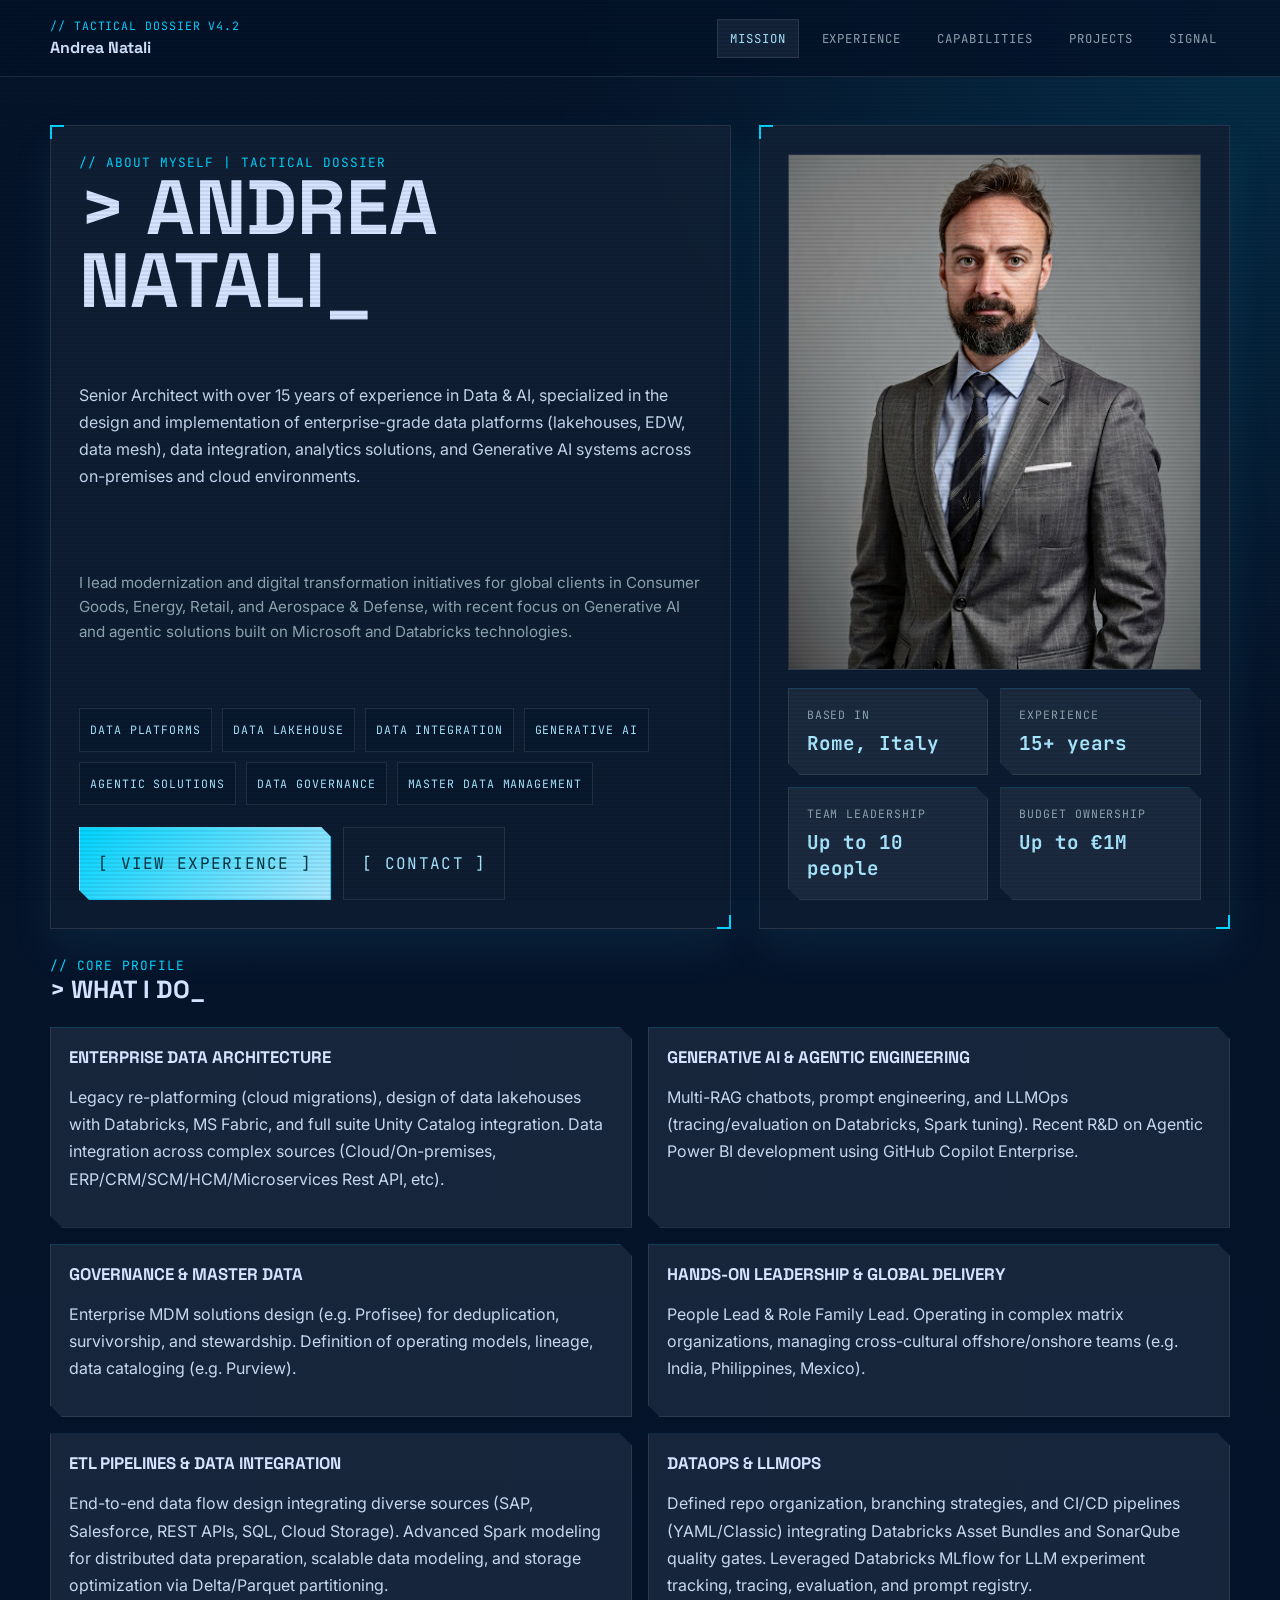
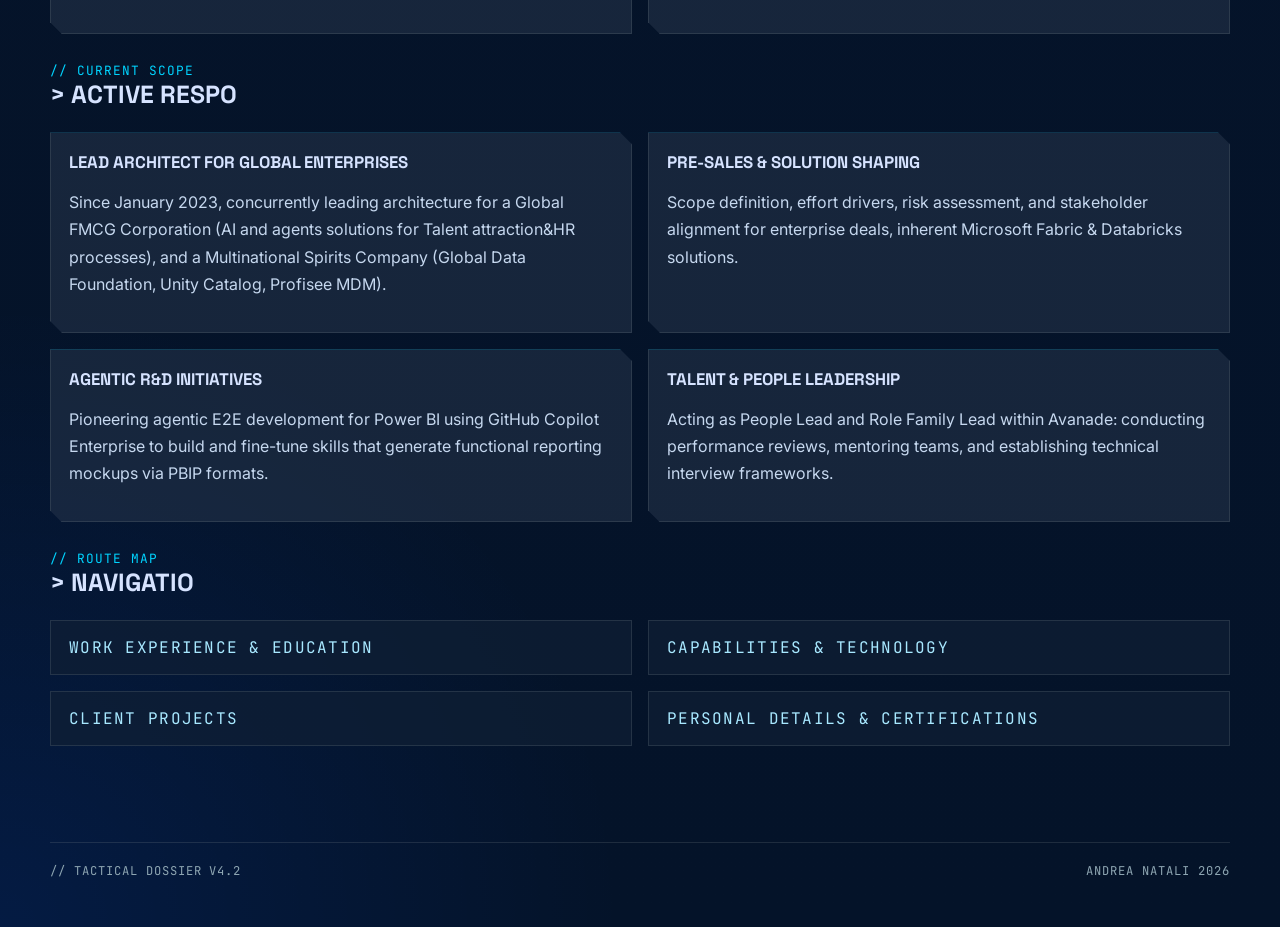
<file: index.html>
<!DOCTYPE html>
<html lang="it">

<head>
    <meta charset="UTF-8">
    <meta name="viewport" content="width=device-width, initial-scale=1.0">
    <title>Andrea Natali | Senior Architect Data & AI</title>
    <meta name="description"
        content="Curriculum vitae digitale di Andrea Natali, Senior Architect con oltre 15 anni di esperienza in Data & AI.">
    <link rel="preconnect" href="https://fonts.googleapis.com">
    <link rel="preconnect" href="https://fonts.gstatic.com" crossorigin>
    <link
        href="https://fonts.googleapis.com/css2?family=Inter:wght@400;500;600;700;800&family=JetBrains+Mono:wght@400;700&family=Space+Grotesk:wght@500;700&display=swap"
        rel="stylesheet">
    <link rel="stylesheet" href="assets/css/styles.css">
</head>

<body data-page="home">
    <div class="site-shell">
        <header class="site-header">
            <div class="container header-bar">
                <a class="brand" href="index.html">
                    <span class="brand-kicker">// TACTICAL DOSSIER v4.2</span>
                    <span class="brand-title">Andrea Natali</span>
                </a>
                <button class="nav-toggle" type="button" aria-expanded="false" aria-label="Apri navigazione"
                    data-nav-toggle>MENU</button>
                <nav class="site-nav" data-site-nav>
                    <a class="nav-link" href="index.html" data-nav-link="home">Mission</a>
                    <a class="nav-link" href="experience.html" data-nav-link="experience">Experience</a>
                    <a class="nav-link" href="capabilities.html" data-nav-link="capabilities">Capabilities</a>
                    <a class="nav-link" href="projects.html" data-nav-link="projects">Projects</a>
                    <a class="nav-link" href="contact.html" data-nav-link="contact">Signal</a>
                </nav>
            </div>
        </header>

        <main class="page">
            <div class="container">
                <section class="hero">
                    <article class="panel panel-pad hero-copy reveal">
                        <div>
                            <div class="eyebrow">// ABOUT MYSELF | TACTICAL DOSSIER</div>
                            <h1 class="hero-title typewriter">&gt; Andrea Natali_</h1>
                        </div>
                        <p class="lead">
                            Senior Architect with over 15 years of experience in Data &amp; AI, specialized in the
                            design and implementation of
                            enterprise-grade data platforms (lakehouses, EDW, data mesh), data integration, analytics
                            solutions, and Generative AI systems across on-premises
                            and cloud environments.
                        </p>
                        <p class="small-copy">
                            I lead modernization and digital transformation initiatives for global clients in Consumer
                            Goods, Energy, Retail,
                            and Aerospace &amp; Defense, with recent focus on Generative AI and agentic solutions built
                            on Microsoft and Databricks technologies.
                        </p>
                        <div class="pill-row">
                            <span class="pill">Data Platforms</span>
                            <span class="pill">Data Lakehouse</span>
                            <span class="pill">Data Integration</span>
                            <span class="pill">Generative AI</span>
                            <span class="pill">Agentic Solutions</span>
                            <span class="pill">Data Governance</span>
                            <span class="pill">Master Data Management</span>
                        </div>
                        <div class="hero-actions">
                            <a class="button button-primary" href="experience.html">[ VIEW EXPERIENCE ]</a>
                            <a class="button button-secondary" href="contact.html">[ CONTACT ]</a>
                        </div>
                    </article>

                    <aside class="panel panel-pad profile-card reveal">
                        <div class="profile-image-wrap">
                            <img class="profile-image" src="assets/img/andrea-natali-profile.jpg"
                                alt="Portrait of Andrea Natali">
                        </div>
                        <div class="summary-grid">
                            <div class="meta-block">
                                <div class="meta-label">Based In</div>
                                <div class="meta-value">Rome, Italy</div>
                            </div>
                            <div class="meta-block">
                                <div class="meta-label">Experience</div>
                                <div class="meta-value">15+ years</div>
                            </div>
                            <div class="meta-block">
                                <div class="meta-label">Team Leadership</div>
                                <div class="meta-value">Up to 10 people</div>
                            </div>
                            <div class="meta-block">
                                <div class="meta-label">Budget Ownership</div>
                                <div class="meta-value">Up to €1M</div>
                            </div>
                        </div>
                    </aside>
                </section>

                <section class="section reveal">
                    <div class="section-head">
                        <div>
                            <div class="eyebrow">// CORE PROFILE</div>
                            <h2 class="section-title typewriter">&gt; What I Do_</h2>
                        </div>

                    </div>
                    <div class="feature-grid">
                        <article class="mini-card">
                            <h3>Enterprise Data Architecture</h3>
                            <p class="card-copy">Legacy re-platforming (cloud migrations), design of data lakehouses
                                with Databricks, MS Fabric, and full suite Unity Catalog integration. Data integration
                                across complex sources (Cloud/On-premises, ERP/CRM/SCM/HCM/Microservices Rest API, etc).
                            </p>
                        </article>
                        <article class="mini-card">
                            <h3>Generative AI &amp; Agentic Engineering</h3>
                            <p class="card-copy">Multi-RAG chatbots, prompt engineering, and LLMOps (tracing/evaluation
                                on Databricks, Spark tuning). Recent R&amp;D on Agentic Power BI development using
                                GitHub Copilot Enterprise.</p>
                        </article>
                        <article class="mini-card">
                            <h3>Governance &amp; Master Data</h3>
                            <p class="card-copy">Enterprise MDM solutions design (e.g. Profisee) for deduplication,
                                survivorship, and stewardship. Definition of operating models, lineage, data cataloging
                                (e.g. Purview).</p>
                        </article>
                        <article class="mini-card">
                            <h3>Hands-on Leadership &amp; Global Delivery</h3>
                            <p class="card-copy">People Lead &amp; Role Family Lead. Operating in complex matrix
                                organizations, managing cross-cultural offshore/onshore teams (e.g. India, Philippines,
                                Mexico).</p>
                        </article>
                        <article class="mini-card">
                            <h3>ETL Pipelines &amp; Data Integration</h3>
                            <p class="card-copy">End-to-end data flow design integrating diverse sources (SAP,
                                Salesforce, REST APIs, SQL, Cloud Storage). Advanced Spark modeling for distributed data
                                preparation, scalable data modeling, and storage optimization via Delta/Parquet
                                partitioning.</p>
                        </article>
                        <article class="mini-card">
                            <h3>DataOps &amp; LLMOps</h3>
                            <p class="card-copy">Defined repo organization, branching strategies, and CI/CD pipelines
                                (YAML/Classic) integrating Databricks Asset Bundles and SonarQube quality gates.
                                Leveraged Databricks MLflow for LLM experiment tracking, tracing, evaluation, and prompt
                                registry.</p>
                        </article>
                    </div>
                </section>

                <section class="section reveal">
                    <div class="section-head">
                        <div>
                            <div class="eyebrow">// CURRENT SCOPE</div>
                            <h2 class="section-title typewriter">&gt; Active Responsibilities_</h2>
                        </div>
                    </div>
                    <div class="card-grid">
                        <article class="mini-card">
                            <h3>Lead Architect for Global Enterprises</h3>
                            <p class="card-copy">Since January 2023, concurrently leading architecture for a Global FMCG
                                Corporation (AI and agents solutions for Talent attraction&HR processes), and a
                                Multinational Spirits Company (Global Data
                                Foundation, Unity Catalog, Profisee MDM).</p>
                        </article>
                        <article class="mini-card">
                            <h3>Pre-Sales &amp; Solution Shaping</h3>
                            <p class="card-copy">Scope definition, effort drivers, risk assessment, and stakeholder
                                alignment for enterprise deals, inherent Microsoft Fabric & Databricks solutions.</p>
                        </article>
                        <article class="mini-card">
                            <h3>Agentic R&amp;D Initiatives</h3>
                            <p class="card-copy">Pioneering agentic E2E development for Power BI using GitHub Copilot
                                Enterprise to build and fine-tune skills that generate functional reporting mockups via
                                PBIP formats.</p>
                        </article>
                        <article class="mini-card">
                            <h3>Talent &amp; People Leadership</h3>
                            <p class="card-copy">Acting as People Lead and Role Family Lead within Avanade: conducting
                                performance reviews, mentoring teams, and establishing technical interview frameworks.
                            </p>
                        </article>
                    </div>
                </section>

                <section class="section reveal">
                    <div class="section-head">
                        <div>
                            <div class="eyebrow">// ROUTE MAP</div>
                            <h2 class="section-title typewriter">&gt; Navigation Grid_</h2>
                        </div>
                    </div>
                    <div class="link-grid">
                        <a href="experience.html">Work Experience &amp; Education</a>
                        <a href="capabilities.html">Capabilities &amp; Technology</a>
                        <a href="projects.html">Client Projects</a>
                        <a href="contact.html">Personal Details &amp; Certifications</a>
                    </div>
                </section>
            </div>
        </main>

        <footer class="site-footer">
            <div class="container footer-bar">
                <div class="footer-meta">// TACTICAL DOSSIER v4.2</div>
                <div class="footer-meta">Andrea Natali <span data-current-year></span></div>
            </div>
        </footer>
    </div>
    <script src="assets/js/site.js"></script>
</body>

</html>
</file>
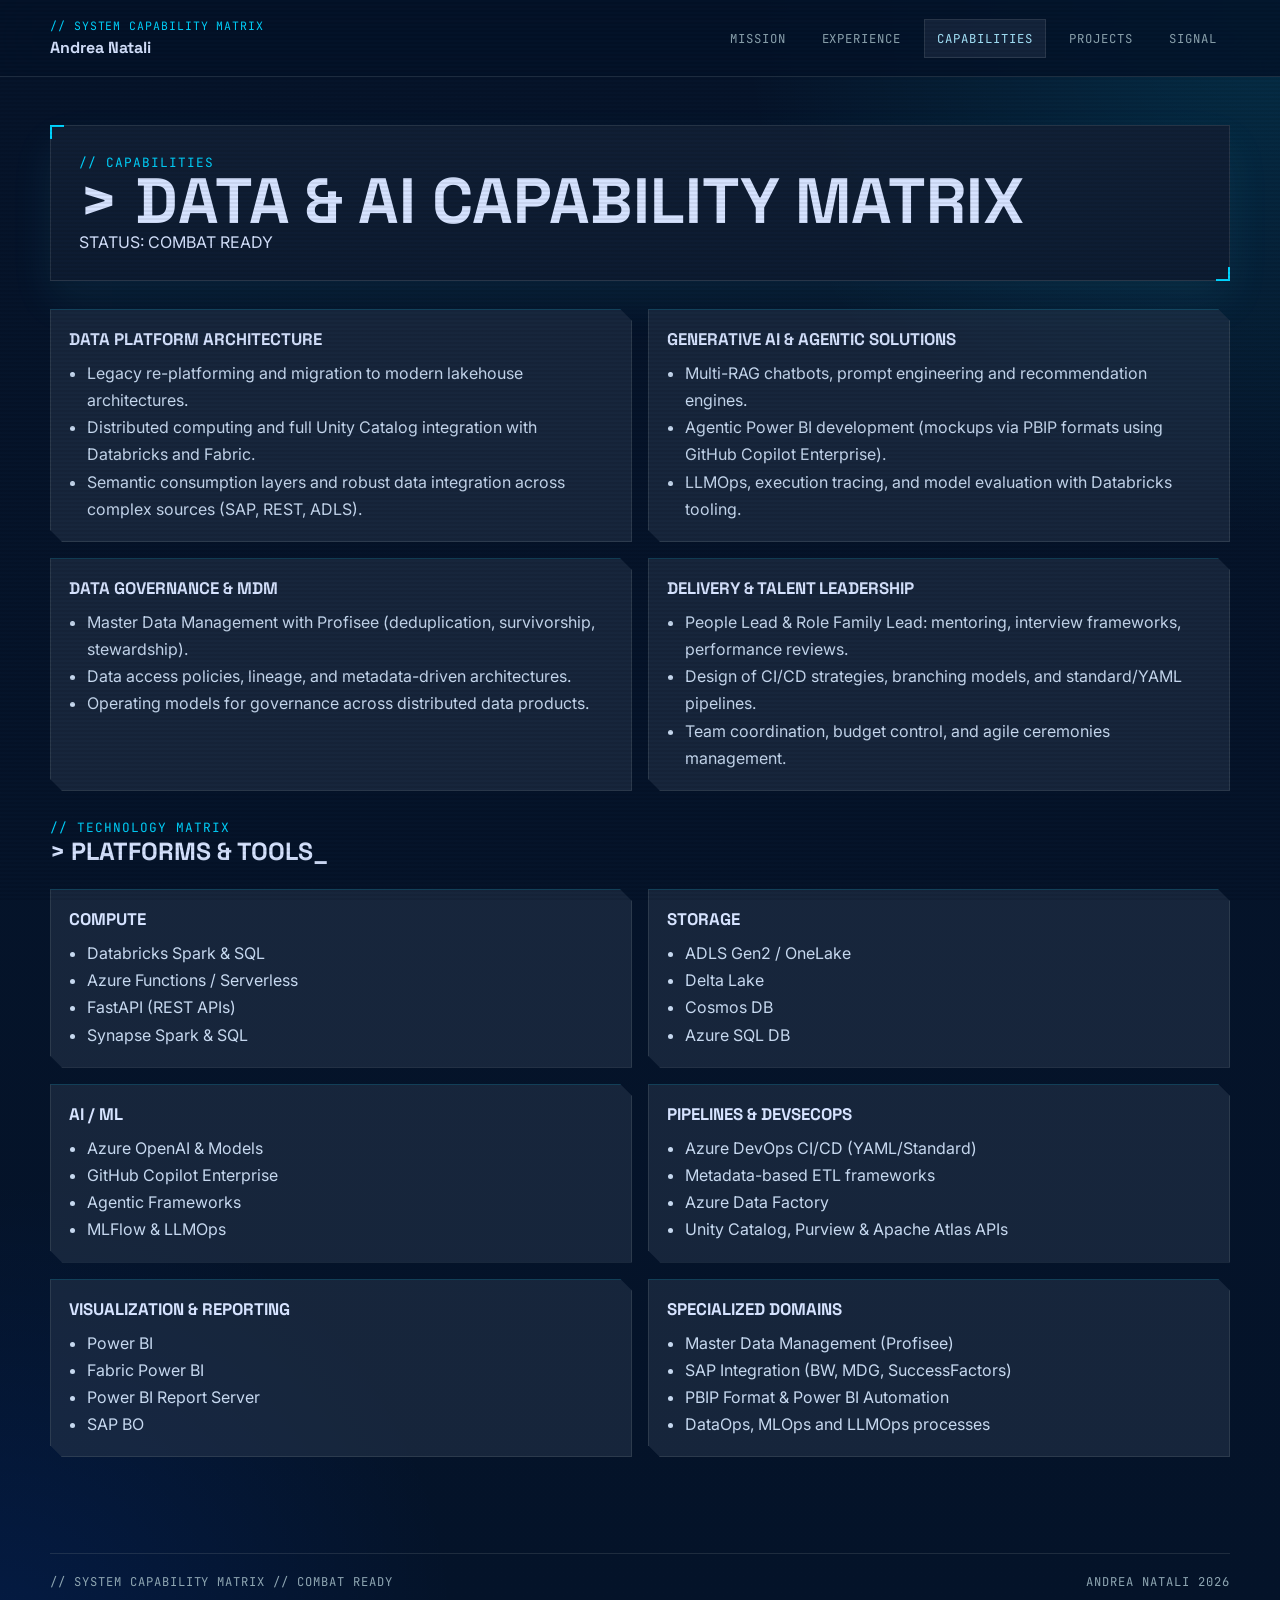
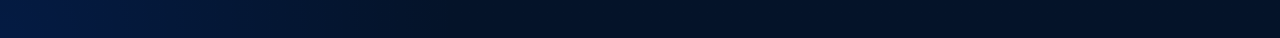
<file: capabilities.html>
<!DOCTYPE html>
<html lang="it">
<head>
    <meta charset="UTF-8">
    <meta name="viewport" content="width=device-width, initial-scale=1.0">
    <title>Andrea Natali | Capabilities & Technology</title>
    <meta name="description" content="Core capabilities, technology stack and delivery approach for Andrea Natali.">
    <link rel="preconnect" href="https://fonts.googleapis.com">
    <link rel="preconnect" href="https://fonts.gstatic.com" crossorigin>
    <link href="https://fonts.googleapis.com/css2?family=Inter:wght@400;500;600;700;800&family=JetBrains+Mono:wght@400;700&family=Space+Grotesk:wght@500;700&display=swap" rel="stylesheet">
    <link rel="stylesheet" href="assets/css/styles.css">
</head>
<body data-page="capabilities">
    <div class="site-shell">
        <header class="site-header">
            <div class="container header-bar">
                <a class="brand" href="index.html">
                    <span class="brand-kicker">// SYSTEM CAPABILITY MATRIX</span>
                    <span class="brand-title">Andrea Natali</span>
                </a>
                <button class="nav-toggle" type="button" aria-expanded="false" aria-label="Apri navigazione" data-nav-toggle>MENU</button>
                <nav class="site-nav" data-site-nav>
                    <a class="nav-link" href="index.html" data-nav-link="home">Mission</a>
                    <a class="nav-link" href="experience.html" data-nav-link="experience">Experience</a>
                    <a class="nav-link" href="capabilities.html" data-nav-link="capabilities">Capabilities</a>
                    <a class="nav-link" href="projects.html" data-nav-link="projects">Projects</a>
                    <a class="nav-link" href="contact.html" data-nav-link="contact">Signal</a>
                </nav>
            </div>
        </header>

        <main class="page">
            <div class="container">
                <section class="panel panel-pad reveal">
                    <div class="eyebrow">// CAPABILITIES</div>
                    <h1 class="page-title typewriter">&gt; Data &amp; AI Capability Matrix_</h1>
                    <span class="tactical-label green" style="margin-top: 10px;">STATUS: COMBAT READY</span>

                </section>

                <section class="section reveal">
                    <div class="card-grid">
                        <article class="mini-card">
                            <h3>Data Platform Architecture</h3>
                            <ul class="list">
                                <li>Legacy re-platforming and migration to modern lakehouse architectures.</li>
                                <li>Distributed computing and full Unity Catalog integration with Databricks and Fabric.</li>
                                <li>Semantic consumption layers and robust data integration across complex sources (SAP, REST, ADLS).</li>
                            </ul>
                        </article>
                        <article class="mini-card">
                            <h3>Generative AI &amp; Agentic Solutions</h3>
                            <ul class="list">
                                <li>Multi-RAG chatbots, prompt engineering and recommendation engines.</li>
                                <li>Agentic Power BI development (mockups via PBIP formats using GitHub Copilot Enterprise).</li>
                                <li>LLMOps, execution tracing, and model evaluation with Databricks tooling.</li>
                            </ul>
                        </article>
                        <article class="mini-card">
                            <h3>Data Governance &amp; MDM</h3>
                            <ul class="list">
                                <li>Master Data Management with Profisee (deduplication, survivorship, stewardship).</li>
                                <li>Data access policies, lineage, and metadata-driven architectures.</li>
                                <li>Operating models for governance across distributed data products.</li>
                            </ul>
                        </article>
                        <article class="mini-card">
                            <h3>Delivery &amp; Talent Leadership</h3>
                            <ul class="list">
                                <li>People Lead &amp; Role Family Lead: mentoring, interview frameworks, performance reviews.</li>
                                <li>Design of CI/CD strategies, branching models, and standard/YAML pipelines.</li>
                                <li>Team coordination, budget control, and agile ceremonies management.</li>
                            </ul>
                        </article>
                    </div>
                </section>

                <section class="section reveal">
                    <div class="section-head">
                        <div>
                            <div class="eyebrow">// TECHNOLOGY MATRIX</div>
                            <h2 class="section-title typewriter">&gt; Platforms &amp; Tools_</h2>
                        </div>
                    </div>
                    <div class="tech-grid">
                        <article class="stack-card">
                            <h3>Compute</h3>
                            <ul class="stack-list">
                                <li>Databricks Spark &amp; SQL</li>
                                <li>Azure Functions / Serverless</li>
                                <li>FastAPI (REST APIs)</li>
                                <li>Synapse Spark &amp; SQL</li>
                            </ul>
                        </article>
                        <article class="stack-card">
                            <h3>Storage</h3>
                            <ul class="stack-list">
                                <li>ADLS Gen2 / OneLake</li>
                                <li>Delta Lake</li>
                                <li>Cosmos DB</li>
                                <li>Azure SQL DB</li>
                            </ul>
                        </article>
                        <article class="stack-card">
                            <h3>AI / ML</h3>
                            <ul class="stack-list">
                                <li>Azure OpenAI &amp; Models</li>
                                <li>GitHub Copilot Enterprise</li>
                                <li>Agentic Frameworks</li>
                                <li>MLFlow &amp; LLMOps</li>
                            </ul>
                        </article>
                        <article class="stack-card">
                            <h3>Pipelines &amp; DevSecOps</h3>
                            <ul class="stack-list">
                                <li>Azure DevOps CI/CD (YAML/Standard)</li>
                                <li>Metadata-based ETL frameworks</li>
                                <li>Azure Data Factory</li>
                                <li>Unity Catalog, Purview &amp; Apache Atlas APIs</li>
                            </ul>
                        </article>
                        <article class="stack-card">
                            <h3>Visualization &amp; Reporting</h3>
                            <ul class="stack-list">
                                <li>Power BI</li>
                                <li>Fabric Power BI</li>
                                <li>Power BI Report Server</li>
                                <li>SAP BO</li>
                            </ul>
                        </article>
                        <article class="stack-card">
                            <h3>Specialized Domains</h3>
                            <ul class="stack-list">
                                <li>Master Data Management (Profisee)</li>
                                <li>SAP Integration (BW, MDG, SuccessFactors)</li>
                                <li>PBIP Format &amp; Power BI Automation</li>
                                <li>DataOps, MLOps and LLMOps processes</li>
                            </ul>
                        </article>
                    </div>
                </section>
            </div>
        </main>

        <footer class="site-footer">
            <div class="container footer-bar">
                <div class="footer-meta">// SYSTEM CAPABILITY MATRIX // COMBAT READY</div>
                <div class="footer-meta">Andrea Natali <span data-current-year></span></div>
            </div>
        </footer>
    </div>
    <script src="assets/js/site.js"></script>
</body>
</html>
</file>
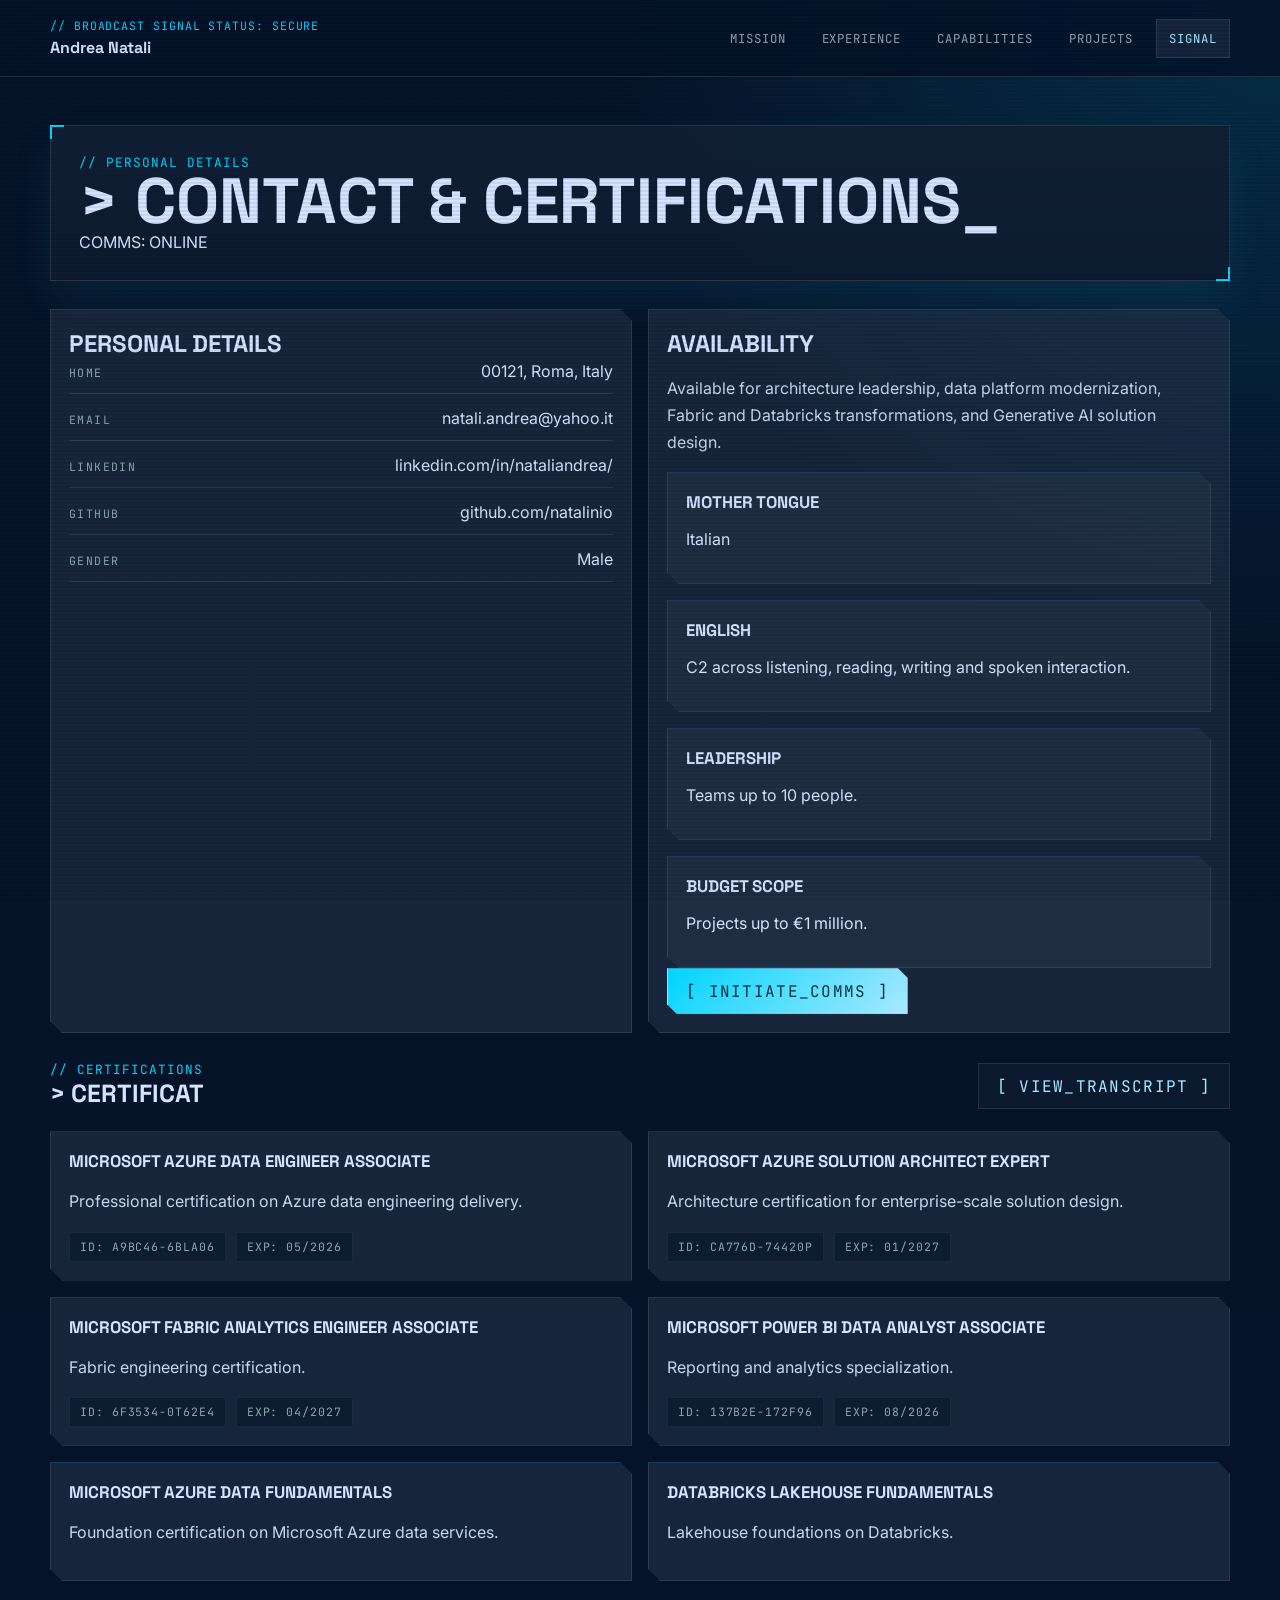
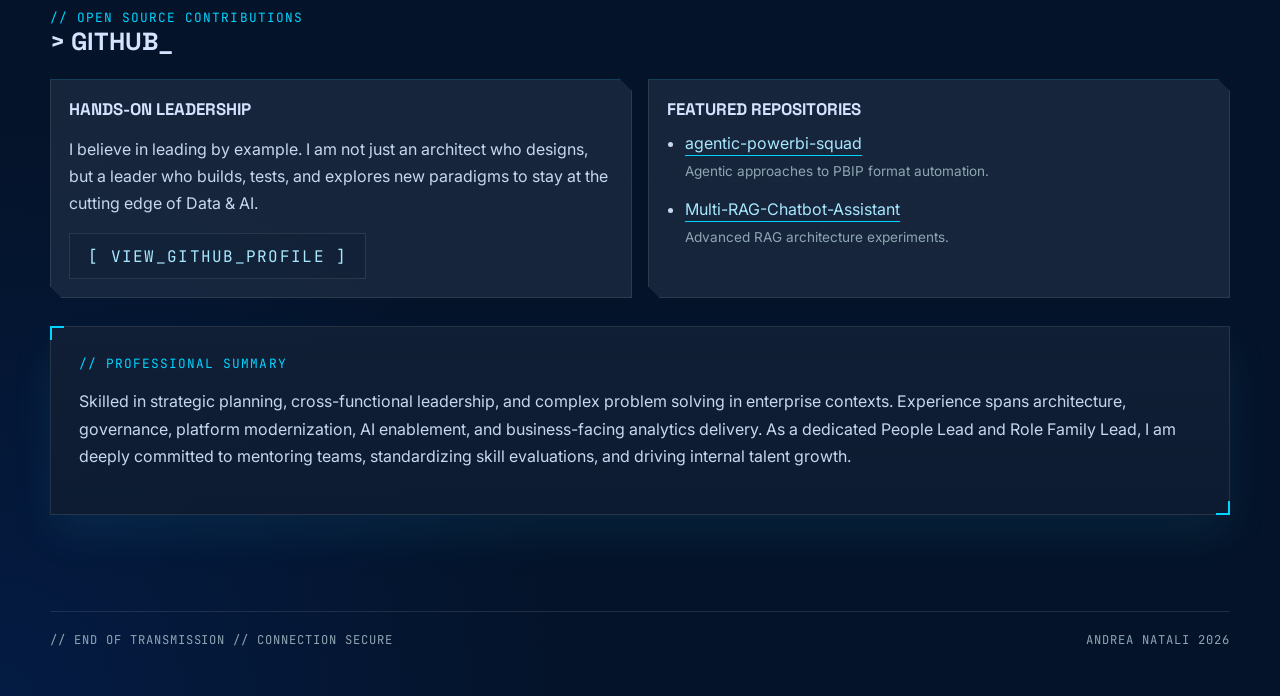
<file: contact.html>
<!DOCTYPE html>
<html lang="it">
<head>
    <meta charset="UTF-8">
    <meta name="viewport" content="width=device-width, initial-scale=1.0">
    <title>Andrea Natali | Personal Details & Certifications</title>
    <meta name="description" content="Personal details, languages and certifications for Andrea Natali.">
    <link rel="preconnect" href="https://fonts.googleapis.com">
    <link rel="preconnect" href="https://fonts.gstatic.com" crossorigin>
    <link href="https://fonts.googleapis.com/css2?family=Inter:wght@400;500;600;700;800&family=JetBrains+Mono:wght@400;700&family=Space+Grotesk:wght@500;700&display=swap" rel="stylesheet">
    <link rel="stylesheet" href="assets/css/styles.css">
</head>
<body data-page="contact">
    <div class="site-shell">
        <header class="site-header">
            <div class="container header-bar">
                <a class="brand" href="index.html">
                    <span class="brand-kicker">// BROADCAST SIGNAL STATUS: SECURE</span>
                    <span class="brand-title">Andrea Natali</span>
                </a>
                <button class="nav-toggle" type="button" aria-expanded="false" aria-label="Apri navigazione" data-nav-toggle>MENU</button>
                <nav class="site-nav" data-site-nav>
                    <a class="nav-link" href="index.html" data-nav-link="home">Mission</a>
                    <a class="nav-link" href="experience.html" data-nav-link="experience">Experience</a>
                    <a class="nav-link" href="capabilities.html" data-nav-link="capabilities">Capabilities</a>
                    <a class="nav-link" href="projects.html" data-nav-link="projects">Projects</a>
                    <a class="nav-link" href="contact.html" data-nav-link="contact">Signal</a>
                </nav>
            </div>
        </header>

        <main class="page">
            <div class="container">
                <section class="panel panel-pad reveal">
                    <div class="eyebrow">// PERSONAL DETAILS</div>
                    <h1 class="page-title typewriter">&gt; Contact &amp; Certifications_</h1>
                    <span class="tactical-label">COMMS: ONLINE</span>

                </section>

                <section class="section reveal">
                    <div class="contact-grid">
                        <article class="contact-card">
                            <h2 class="contact-title">Personal Details</h2>
                            <div class="detail-list">
                                <div class="detail-row"><span class="detail-term">Home</span><span class="detail-value">00121, Roma, Italy</span></div>
                                <div class="detail-row"><span class="detail-term">Email</span><span class="detail-value"><a href="mailto:natali.andrea@yahoo.it">natali.andrea@yahoo.it</a></span></div>
                                <div class="detail-row"><span class="detail-term">LinkedIn</span><span class="detail-value"><a href="https://www.linkedin.com/in/nataliandrea/" target="_blank">linkedin.com/in/nataliandrea/</a></span></div>
                                <div class="detail-row"><span class="detail-term">GitHub</span><span class="detail-value"><a href="https://github.com/natalinio" target="_blank">github.com/natalinio</a></span></div>
                                <div class="detail-row"><span class="detail-term">Gender</span><span class="detail-value">Male</span></div>
                            </div>
                        </article>

                        <article class="contact-card">
                            <h2 class="contact-title">Availability</h2>
                            <p class="contact-copy">Available for architecture leadership, data platform modernization, Fabric and Databricks transformations, and Generative AI solution design.</p>
                            <div class="signal-grid">
                                <div class="signal-card">
                                    <h3>Mother Tongue</h3>
                                    <p>Italian</p>
                                </div>
                                <div class="signal-card">
                                    <h3>English</h3>
                                    <p>C2 across listening, reading, writing and spoken interaction.</p>
                                </div>
                                <div class="signal-card">
                                    <h3>Leadership</h3>
                                    <p>Teams up to 10 people.</p>
                                </div>
                                <div class="signal-card">
                                    <h3>Budget Scope</h3>
                                    <p>Projects up to €1 million.</p>
                                </div>
                            </div>
                            <div class="button-row">
                                <a class="button button-primary" href="mailto:natali.andrea@yahoo.it?subject=Data%20and%20AI%20Architecture">[ INITIATE_COMMS ]</a>
                            </div>
                        </article>
                    </div>
                </section>

                <section class="section reveal">
                    <div class="section-head">
                        <div>
                            <div class="eyebrow">// CERTIFICATIONS</div>
                            <h2 class="section-title typewriter">&gt; Certifications_</h2>
                        </div>
                        <a class="button button-secondary" href="https://learn.microsoft.com/it-it/users/andreanatali-6055/transcript/vn4z0i6kro04yry" target="_blank">[ VIEW_TRANSCRIPT ]</a>
                    </div>
                    <div class="cert-grid">
                        <article class="cert-card">
                            <h3>Microsoft Azure Data Engineer Associate</h3>
                            <p class="card-copy">Professional certification on Azure data engineering delivery.</p>
                            <div class="tag-row" style="margin-top: 10px;">
                                <span class="tag" style="border-color: rgba(133, 147, 152, 0.1); color: var(--muted);">ID: A9BC46-6BLA06</span>
                                <span class="tag" style="border-color: rgba(133, 147, 152, 0.1); color: var(--muted);">EXP: 05/2026</span>
                            </div>
                        </article>
                        <article class="cert-card">
                            <h3>Microsoft Azure Solution Architect Expert</h3>
                            <p class="card-copy">Architecture certification for enterprise-scale solution design.</p>
                            <div class="tag-row" style="margin-top: 10px;">
                                <span class="tag" style="border-color: rgba(133, 147, 152, 0.1); color: var(--muted);">ID: CA776D-74420P</span>
                                <span class="tag" style="border-color: rgba(133, 147, 152, 0.1); color: var(--muted);">EXP: 01/2027</span>
                            </div>
                        </article>
                        <article class="cert-card">
                            <h3>Microsoft Fabric Analytics Engineer Associate</h3>
                            <p class="card-copy">Fabric engineering certification.</p>
                            <div class="tag-row" style="margin-top: 10px;">
                                <span class="tag" style="border-color: rgba(133, 147, 152, 0.1); color: var(--muted);">ID: 6F3534-0T62E4</span>
                                <span class="tag" style="border-color: rgba(133, 147, 152, 0.1); color: var(--muted);">EXP: 04/2027</span>
                            </div>
                        </article>
                        <article class="cert-card">
                            <h3>Microsoft Power BI Data Analyst Associate</h3>
                            <p class="card-copy">Reporting and analytics specialization.</p>
                            <div class="tag-row" style="margin-top: 10px;">
                                <span class="tag" style="border-color: rgba(133, 147, 152, 0.1); color: var(--muted);">ID: 137B2E-172F96</span>
                                <span class="tag" style="border-color: rgba(133, 147, 152, 0.1); color: var(--muted);">EXP: 08/2026</span>
                            </div>
                        </article>
                        <article class="cert-card">
                            <h3>Microsoft Azure Data Fundamentals</h3>
                            <p class="card-copy">Foundation certification on Microsoft Azure data services.</p>
                        </article>
                        <article class="cert-card">
                            <h3>Databricks Lakehouse Fundamentals</h3>
                            <p class="card-copy">Lakehouse foundations on Databricks.</p>
                        </article>
                    </div>
                </section>

                <section class="section reveal">
                    <div class="section-head">
                        <div>
                            <div class="eyebrow">// OPEN SOURCE CONTRIBUTIONS</div>
                            <h2 class="section-title typewriter">&gt; GitHub_</h2>
                        </div>
                    </div>
                    <div class="card-grid">
                        <article class="mini-card">
                            <h3>Hands-on Leadership</h3>
                            <p class="card-copy">I believe in leading by example. I am not just an architect who designs, but a leader who builds, tests, and explores new paradigms to stay at the cutting edge of Data &amp; AI.</p>
                            <div class="button-row" style="margin-top: 14px;">
                                <a class="button button-secondary" href="https://github.com/natalinio" target="_blank">[ VIEW_GITHUB_PROFILE ]</a>
                            </div>
                        </article>
                        <article class="mini-card">
                            <h3>Featured Repositories</h3>
                            <ul class="list" style="margin-top: 8px; display: grid; gap: 12px;">
                                <li>
                                    <a href="https://github.com/natalinio/agentic-powerbi-squad" target="_blank" style="color: var(--accent-soft); border-bottom: 1px solid var(--accent); padding-bottom: 2px;">agentic-powerbi-squad</a><br>
                                    <span style="font-size: 0.85rem; color: var(--muted);">Agentic approaches to PBIP format automation.</span>
                                </li>
                                <li>
                                    <a href="https://github.com/natalinio/Multi-RAG-Chatbot-Assistant" target="_blank" style="color: var(--accent-soft); border-bottom: 1px solid var(--accent); padding-bottom: 2px;">Multi-RAG-Chatbot-Assistant</a><br>
                                    <span style="font-size: 0.85rem; color: var(--muted);">Advanced RAG architecture experiments.</span>
                                </li>
                            </ul>
                        </article>
                    </div>
                </section>

                <section class="section reveal">
                    <article class="panel panel-pad">
                        <div class="eyebrow">// PROFESSIONAL SUMMARY</div>
                        <p class="contact-copy">Skilled in strategic planning, cross-functional leadership, and complex problem solving in enterprise contexts. Experience spans architecture, governance, platform modernization, AI enablement, and business-facing analytics delivery. As a dedicated People Lead and Role Family Lead, I am deeply committed to mentoring teams, standardizing skill evaluations, and driving internal talent growth.</p>
                    </article>
                </section>
            </div>
        </main>

        <footer class="site-footer">
            <div class="container footer-bar">
                <div class="footer-meta">// END OF TRANSMISSION // CONNECTION SECURE</div>
                <div class="footer-meta">Andrea Natali <span data-current-year></span></div>
            </div>
        </footer>
    </div>
    <script src="assets/js/site.js"></script>
</body>
</html>
</file>
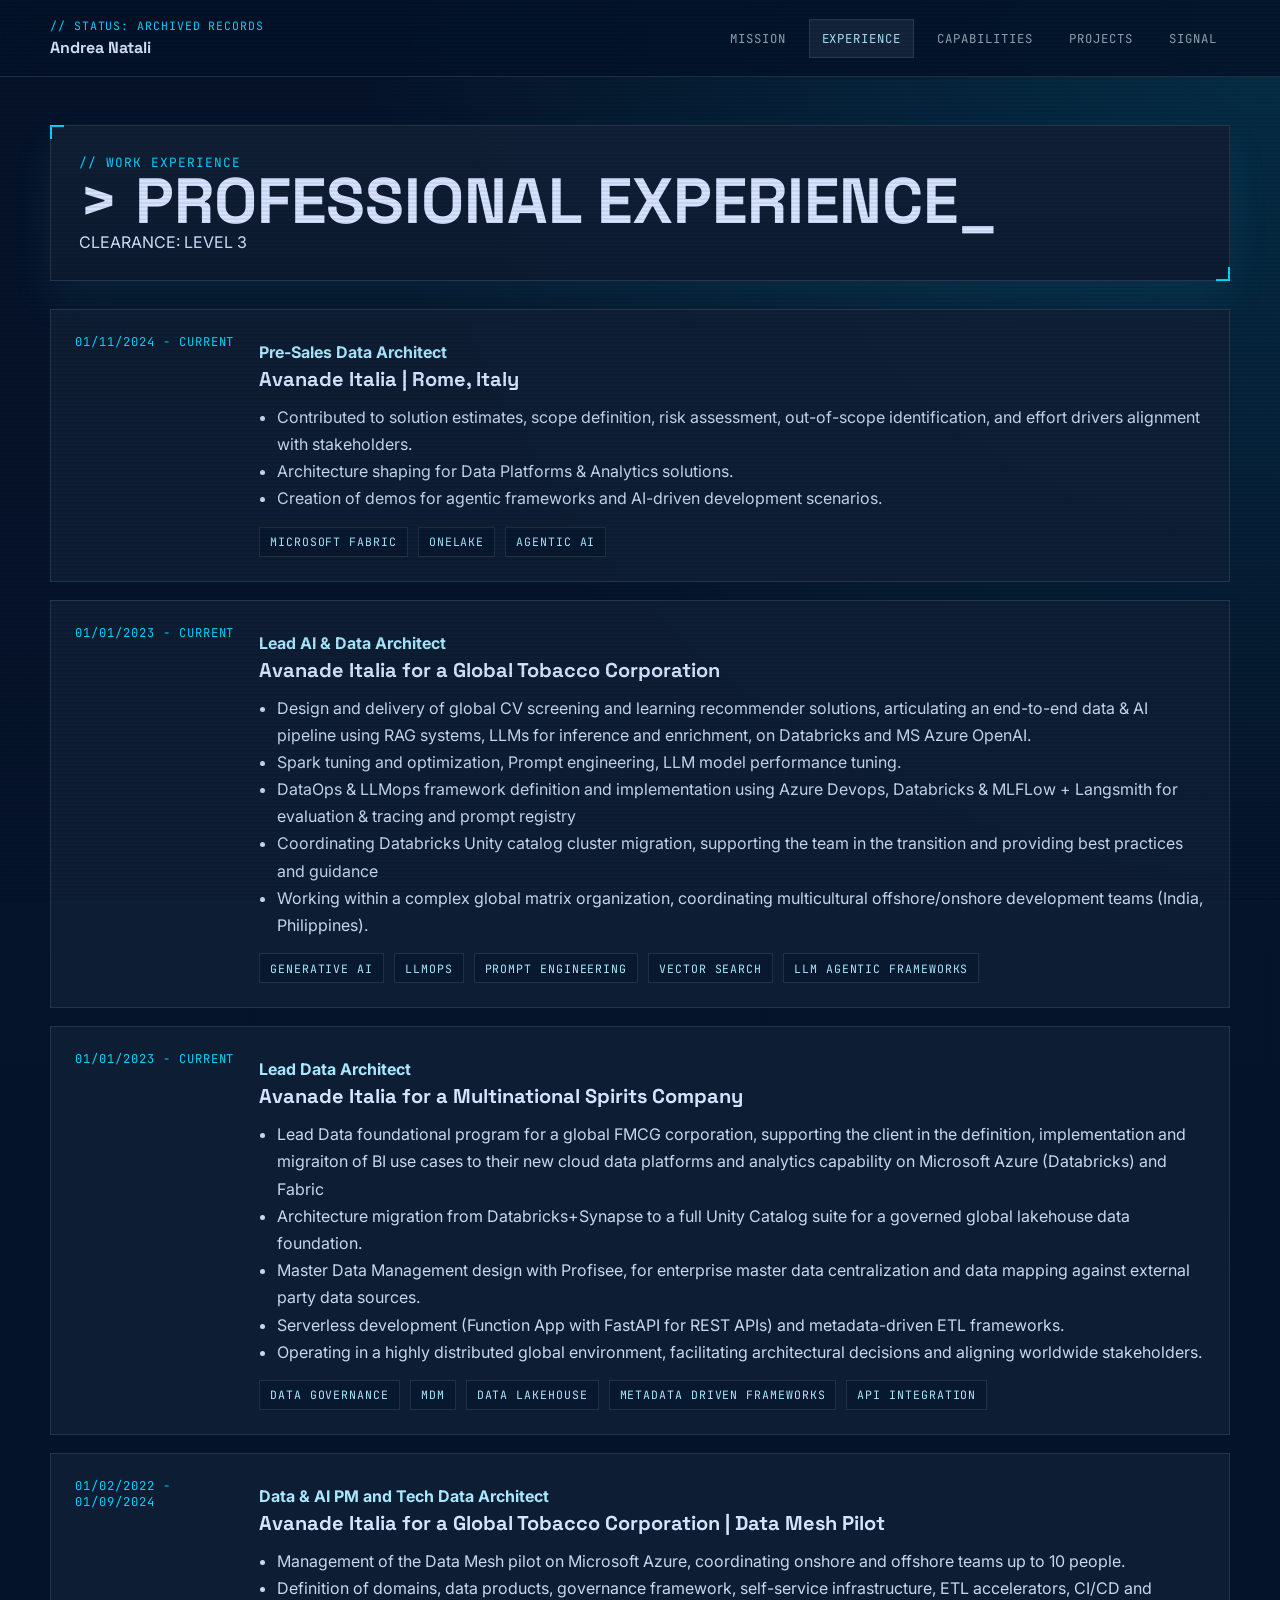
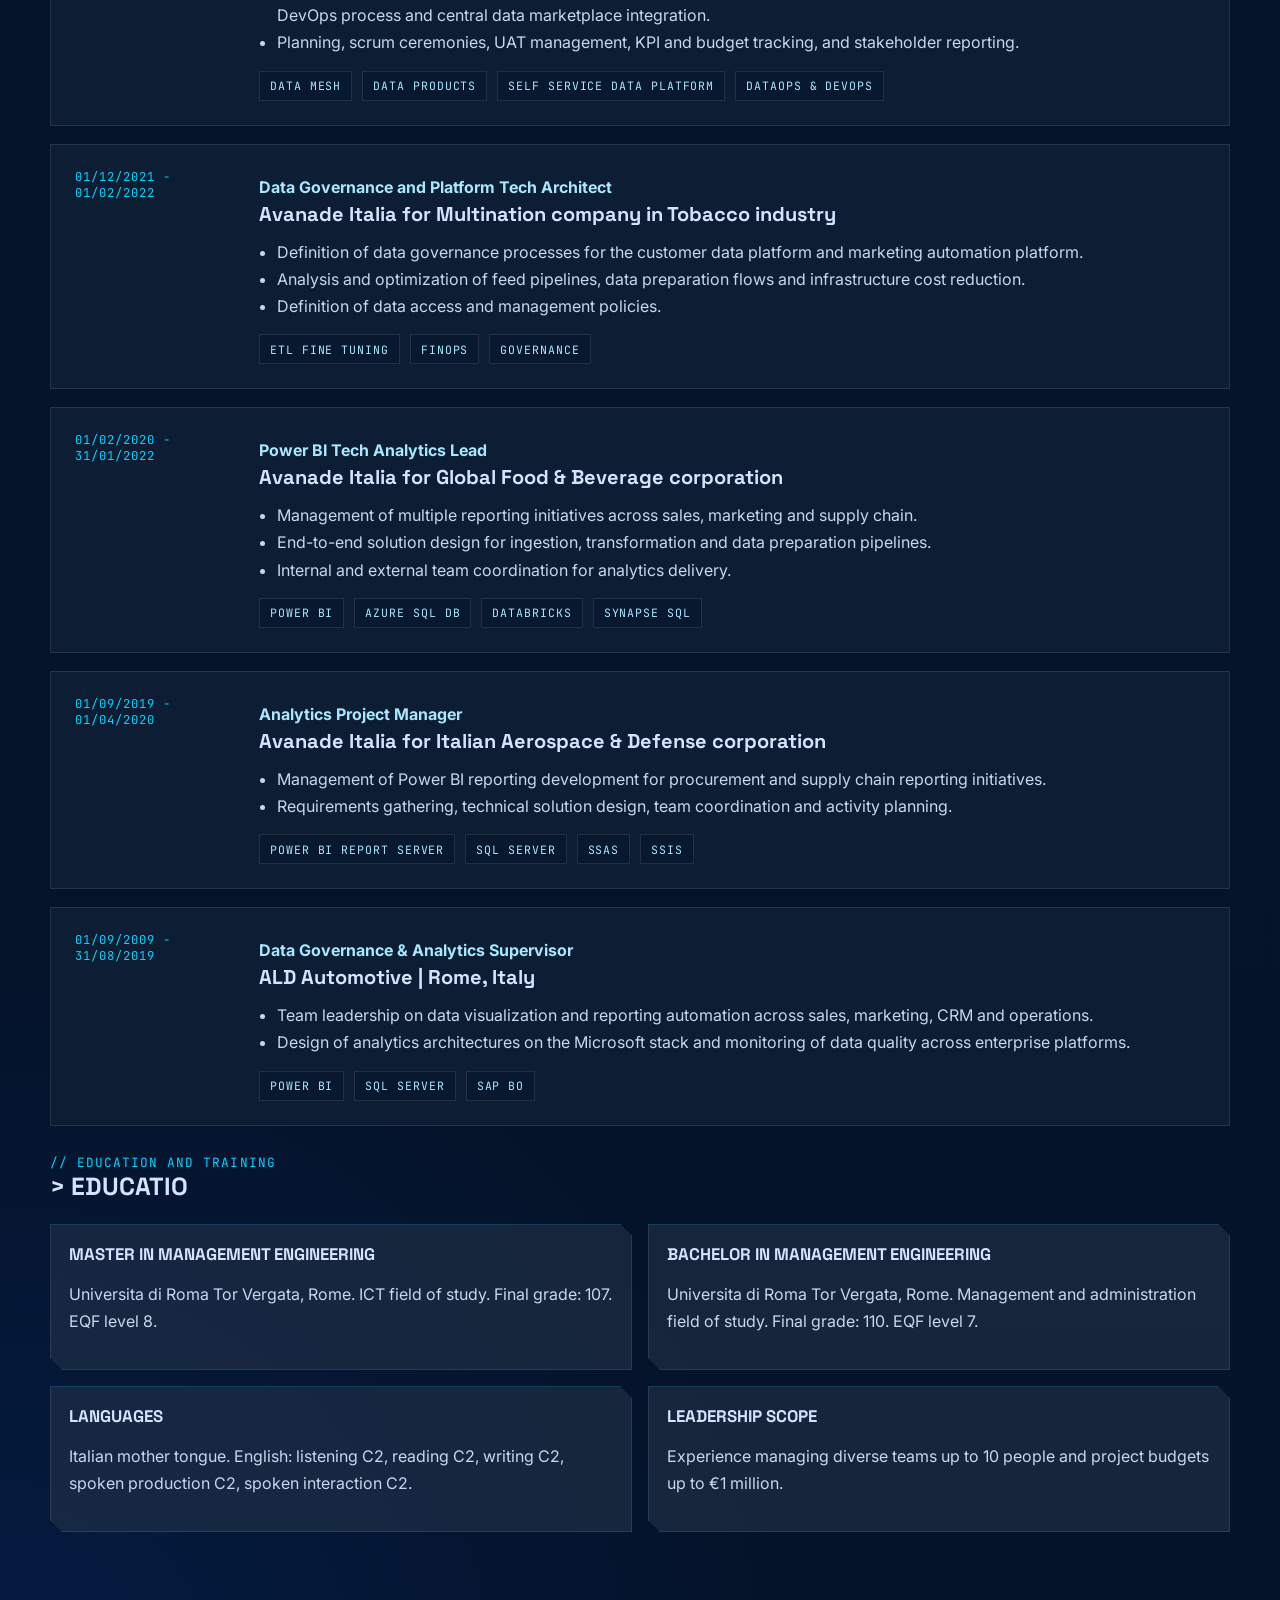
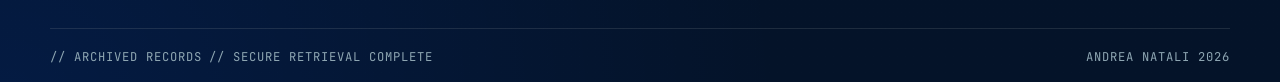
<file: experience.html>
<!DOCTYPE html>
<html lang="it">

<head>
    <meta charset="UTF-8">
    <meta name="viewport" content="width=device-width, initial-scale=1.0">
    <title>Andrea Natali | Work Experience</title>
    <meta name="description" content="Work experience, education and languages for Andrea Natali.">
    <link rel="preconnect" href="https://fonts.googleapis.com">
    <link rel="preconnect" href="https://fonts.gstatic.com" crossorigin>
    <link
        href="https://fonts.googleapis.com/css2?family=Inter:wght@400;500;600;700;800&family=JetBrains+Mono:wght@400;700&family=Space+Grotesk:wght@500;700&display=swap"
        rel="stylesheet">
    <link rel="stylesheet" href="assets/css/styles.css">
</head>

<body data-page="experience">
    <div class="site-shell">
        <header class="site-header">
            <div class="container header-bar">
                <a class="brand" href="index.html">
                    <span class="brand-kicker">// STATUS: ARCHIVED RECORDS</span>
                    <span class="brand-title">Andrea Natali</span>
                </a>
                <button class="nav-toggle" type="button" aria-expanded="false" aria-label="Apri navigazione"
                    data-nav-toggle>MENU</button>
                <nav class="site-nav" data-site-nav>
                    <a class="nav-link" href="index.html" data-nav-link="home">Mission</a>
                    <a class="nav-link" href="experience.html" data-nav-link="experience">Experience</a>
                    <a class="nav-link" href="capabilities.html" data-nav-link="capabilities">Capabilities</a>
                    <a class="nav-link" href="projects.html" data-nav-link="projects">Projects</a>
                    <a class="nav-link" href="contact.html" data-nav-link="contact">Signal</a>
                </nav>
            </div>
        </header>

        <main class="page">
            <div class="container">
                <section class="panel panel-pad reveal">
                    <div class="eyebrow">// WORK EXPERIENCE</div>
                    <h1 class="page-title typewriter">&gt; Professional Experience_</h1>
                    <span class="tactical-label">CLEARANCE: LEVEL 3</span>

                </section>

                <section class="section reveal">
                    <div class="timeline">
                        <article class="timeline-item">
                            <div>
                                <div class="timeline-period">01/11/2024 - Current</div>
                            </div>
                            <div>
                                <p class="timeline-role">Pre-Sales Data Architect</p>
                                <h2 class="timeline-company">Avanade Italia | Rome, Italy</h2>
                                <ul class="list timeline-copy">
                                    <li>Contributed to solution estimates, scope definition, risk assessment,
                                        out-of-scope identification, and effort drivers alignment with stakeholders.
                                    </li>
                                    <li>Architecture shaping for Data Platforms & Analytics solutions.</li>
                                    <li>Creation of demos for agentic frameworks and AI-driven development scenarios.
                                    </li>
                                </ul>
                                <div class="tag-row">
                                    <span class="tag">Microsoft Fabric</span>
                                    <span class="tag">OneLake</span>
                                    <span class="tag">Agentic AI</span>
                                </div>
                            </div>
                        </article>

                        <article class="timeline-item">
                            <div>
                                <div class="timeline-period">01/01/2023 - Current</div>
                            </div>
                            <div>
                                <p class="timeline-role">Lead AI &amp; Data Architect</p>
                                <h2 class="timeline-company">Avanade Italia for a Global Tobacco Corporation</h2>
                                <ul class="list timeline-copy">
                                    <li>Design and delivery of global CV screening and learning recommender solutions,
                                        articulating an end-to-end data & AI pipeline using RAG systems, LLMs for
                                        inference and enrichment, on Databricks and MS Azure OpenAI.</li>
                                    <li>Spark tuning and optimization, Prompt engineering, LLM model performance tuning.
                                    </li>
                                    <li>DataOps & LLMops framework definition and implementation using Azure Devops,
                                        Databricks & MLFLow + Langsmith for evaluation & tracing and prompt registry
                                    </li>
                                    <li>Coordinating Databricks Unity catalog cluster migration, supporting the team in
                                        the transition and providing best practices and guidance</li>
                                    <li>Working within a complex global matrix organization, coordinating multicultural
                                        offshore/onshore development teams (India, Philippines).</li>
                                </ul>
                                <div class="tag-row">
                                    <span class="tag">Generative AI</span>
                                    <span class="tag">LLMOps</span>
                                    <span class="tag">Prompt Engineering</span>
                                    <span class="tag">Vector Search</span>
                                    <span class="tag">LLM Agentic Frameworks</span>

                                </div>
                            </div>
                        </article>

                        <article class="timeline-item">
                            <div>
                                <div class="timeline-period">01/01/2023 - Current</div>
                            </div>
                            <div>
                                <p class="timeline-role">Lead Data Architect</p>
                                <h2 class="timeline-company">Avanade Italia for a Multinational Spirits Company</h2>
                                <ul class="list timeline-copy">
                                    <li>Lead Data foundational program for a global FMCG corporation, supporting the
                                        client in the definition, implementation and migraiton of BI use cases to their
                                        new cloud data platforms and analytics capability on Microsoft Azure
                                        (Databricks) and Fabric</li>
                                    <li>Architecture migration from Databricks+Synapse to a full Unity Catalog suite for
                                        a governed global lakehouse data foundation.</li>
                                    <li>Master Data Management design with Profisee, for enterprise master data
                                        centralization and data mapping against external party data sources.</li>
                                    <li>Serverless development (Function App with FastAPI for REST APIs) and
                                        metadata-driven ETL frameworks.</li>
                                    <li>Operating in a highly distributed global environment, facilitating architectural
                                        decisions and aligning worldwide stakeholders.</li>
                                </ul>
                                <div class="tag-row">
                                    <span class="tag">Data governance</span>
                                    <span class="tag">MDM</span>
                                    <span class="tag">Data Lakehouse</span>
                                    <span class="tag">Metadata driven frameworks</span>
                                    <span class="tag">API integration</span>

                                </div>
                            </div>
                        </article>

                        <article class="timeline-item">
                            <div>
                                <div class="timeline-period">01/02/2022 - 01/09/2024</div>
                            </div>
                            <div>
                                <p class="timeline-role">Data &amp; AI PM and Tech Data Architect</p>
                                <h2 class="timeline-company">Avanade Italia for a Global Tobacco Corporation | Data Mesh
                                    Pilot</h2>
                                <ul class="list timeline-copy">
                                    <li>Management of the Data Mesh pilot on Microsoft Azure, coordinating onshore and
                                        offshore teams up to 10 people.</li>
                                    <li>Definition of domains, data products, governance framework, self-service
                                        infrastructure, ETL accelerators, CI/CD and DevOps process and central data
                                        marketplace integration.</li>
                                    <li>Planning, scrum ceremonies, UAT management, KPI and budget tracking, and
                                        stakeholder reporting.</li>
                                </ul>
                                <div class="tag-row">
                                    <span class="tag">Data Mesh</span>
                                    <span class="tag">Data Products</span>
                                    <span class="tag">Self Service Data Platform</span>
                                    <span class="tag">DataOps & DevOps</span>
                                </div>
                            </div>
                        </article>

                        <article class="timeline-item">
                            <div>
                                <div class="timeline-period">01/12/2021 - 01/02/2022</div>
                            </div>
                            <div>
                                <p class="timeline-role">Data Governance and Platform Tech Architect</p>
                                <h2 class="timeline-company">Avanade Italia for Multination company in Tobacco industry
                                </h2>
                                <ul class="list timeline-copy">
                                    <li>Definition of data governance processes for the customer data platform and
                                        marketing automation platform.</li>
                                    <li>Analysis and optimization of feed pipelines, data preparation flows and
                                        infrastructure cost reduction.</li>
                                    <li>Definition of data access and management policies.</li>
                                </ul>
                                <div class="tag-row">
                                    <span class="tag">ETL fine tuning</span>
                                    <span class="tag">FinOps</span>
                                    <span class="tag">Governance</span>
                                </div>
                            </div>
                        </article>

                        <article class="timeline-item">
                            <div>
                                <div class="timeline-period">01/02/2020 - 31/01/2022</div>
                            </div>
                            <div>
                                <p class="timeline-role">Power BI Tech Analytics Lead</p>
                                <h2 class="timeline-company">Avanade Italia for Global Food & Beverage corporation</h2>
                                <ul class="list timeline-copy">
                                    <li>Management of multiple reporting initiatives across sales, marketing and supply
                                        chain.</li>
                                    <li>End-to-end solution design for ingestion, transformation and data preparation
                                        pipelines.</li>
                                    <li>Internal and external team coordination for analytics delivery.</li>
                                </ul>
                                <div class="tag-row">
                                    <span class="tag">Power BI</span>
                                    <span class="tag">Azure SQL DB</span>
                                    <span class="tag">Databricks</span>
                                    <span class="tag">Synapse SQL</span>
                                </div>
                            </div>
                        </article>

                        <article class="timeline-item">
                            <div>
                                <div class="timeline-period">01/09/2019 - 01/04/2020</div>
                            </div>
                            <div>
                                <p class="timeline-role">Analytics Project Manager</p>
                                <h2 class="timeline-company">Avanade Italia for Italian Aerospace & Defense corporation
                                </h2>
                                <ul class="list timeline-copy">
                                    <li>Management of Power BI reporting development for procurement and supply chain
                                        reporting initiatives.</li>
                                    <li>Requirements gathering, technical solution design, team coordination and
                                        activity planning.</li>
                                </ul>
                                <div class="tag-row">
                                    <span class="tag">Power BI Report Server</span>
                                    <span class="tag">SQL Server</span>
                                    <span class="tag">SSAS</span>
                                    <span class="tag">SSIS</span>
                                </div>
                            </div>
                        </article>

                        <article class="timeline-item">
                            <div>
                                <div class="timeline-period">01/09/2009 - 31/08/2019</div>
                            </div>
                            <div>
                                <p class="timeline-role">Data Governance &amp; Analytics Supervisor</p>
                                <h2 class="timeline-company">ALD Automotive | Rome, Italy</h2>
                                <ul class="list timeline-copy">
                                    <li>Team leadership on data visualization and reporting automation across sales,
                                        marketing, CRM and operations.</li>
                                    <li>Design of analytics architectures on the Microsoft stack and monitoring of data
                                        quality across enterprise platforms.</li>
                                </ul>
                                <div class="tag-row">
                                    <span class="tag">Power BI</span>
                                    <span class="tag">SQL Server</span>
                                    <span class="tag">SAP BO</span>
                                </div>
                            </div>
                        </article>
                    </div>
                </section>

                <section class="section reveal">
                    <div class="section-head">
                        <div>
                            <div class="eyebrow">// EDUCATION AND TRAINING</div>
                            <h2 class="section-title typewriter">&gt; Education_</h2>
                        </div>
                    </div>
                    <div class="card-grid">
                        <article class="mini-card">
                            <h3>Master in Management Engineering</h3>
                            <p class="card-copy">Universita di Roma Tor Vergata, Rome. ICT field of study. Final grade:
                                107. EQF level 8.</p>
                        </article>
                        <article class="mini-card">
                            <h3>Bachelor in Management Engineering</h3>
                            <p class="card-copy">Universita di Roma Tor Vergata, Rome. Management and administration
                                field of study. Final grade: 110. EQF level 7.</p>
                        </article>
                        <article class="mini-card">
                            <h3>Languages</h3>
                            <p class="card-copy">Italian mother tongue. English: listening C2, reading C2, writing C2,
                                spoken production C2, spoken interaction C2.</p>
                        </article>
                        <article class="mini-card">
                            <h3>Leadership Scope</h3>
                            <p class="card-copy">Experience managing diverse teams up to 10 people and project budgets
                                up to €1 million.</p>
                        </article>
                    </div>
                </section>
            </div>
        </main>

        <footer class="site-footer">
            <div class="container footer-bar">
                <div class="footer-meta">// ARCHIVED RECORDS // SECURE RETRIEVAL COMPLETE</div>
                <div class="footer-meta">Andrea Natali <span data-current-year></span></div>
            </div>
        </footer>
    </div>
    <script src="assets/js/site.js"></script>
</body>

</html>
</file>
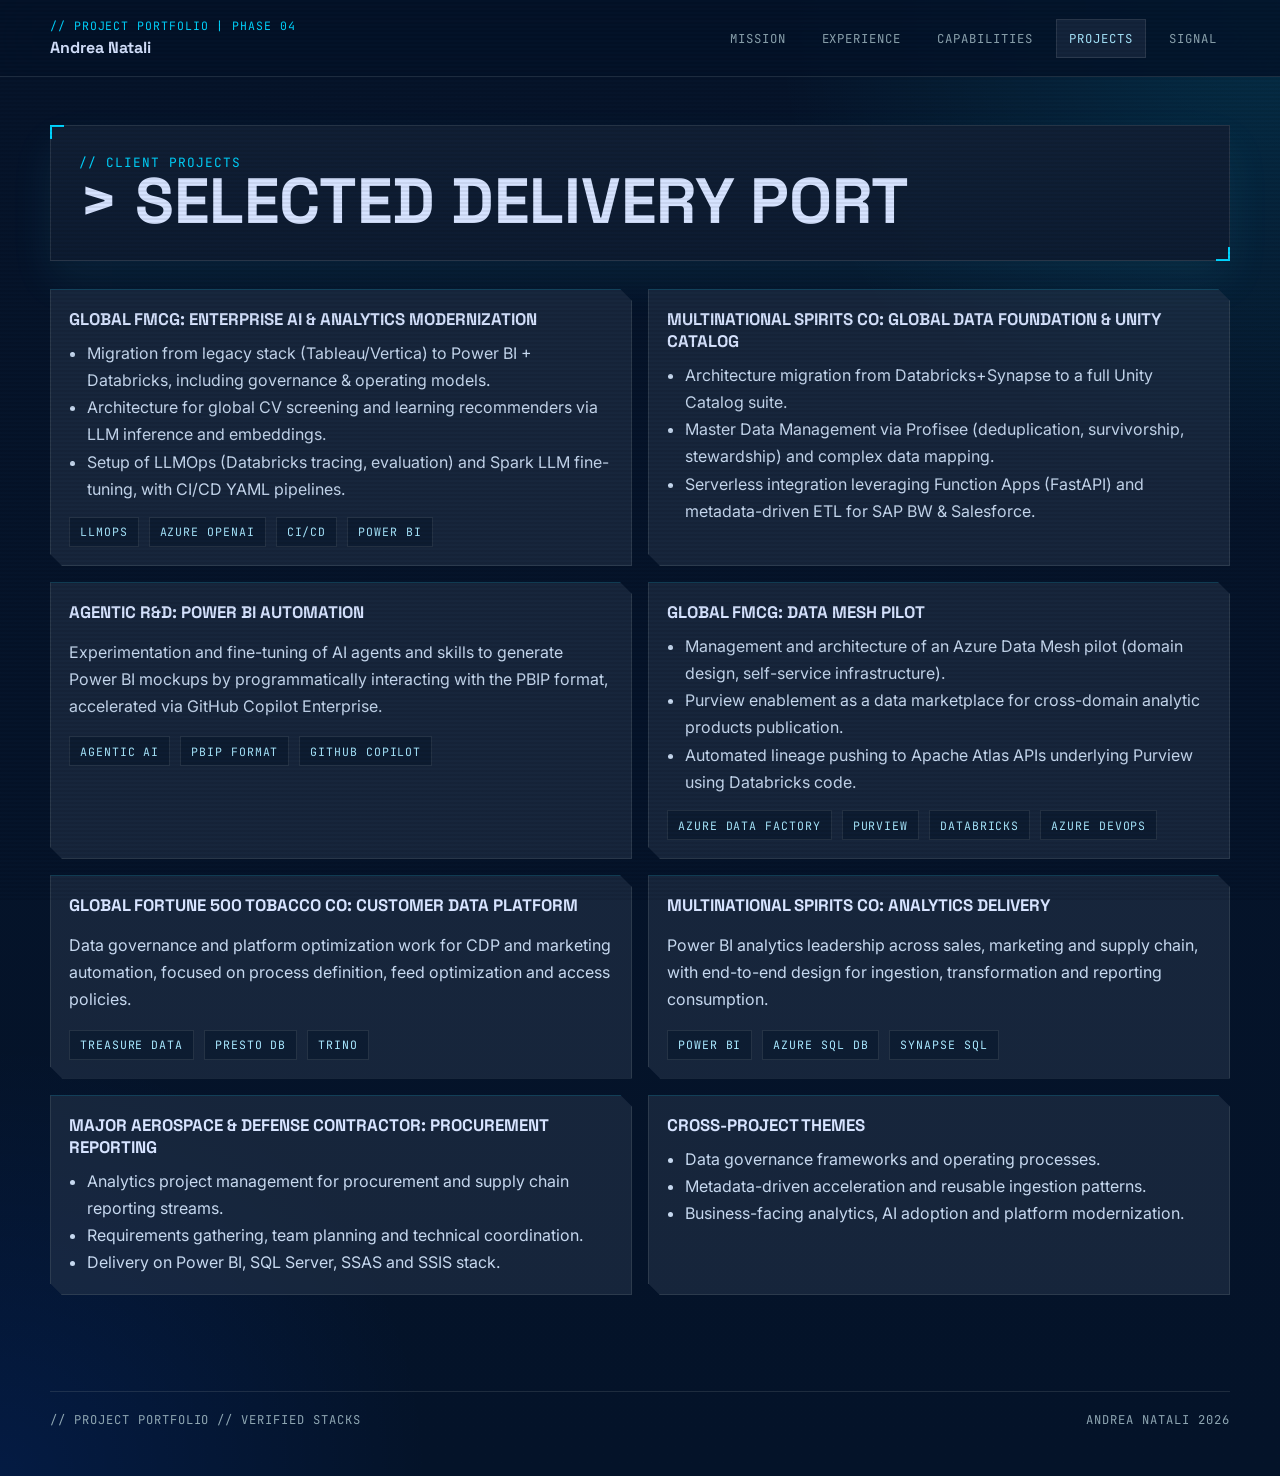
<file: projects.html>
<!DOCTYPE html>
<html lang="it">
<head>
    <meta charset="UTF-8">
    <meta name="viewport" content="width=device-width, initial-scale=1.0">
    <title>Andrea Natali | Client Projects</title>
    <meta name="description" content="Selected client projects and delivery scope for Andrea Natali.">
    <link rel="preconnect" href="https://fonts.googleapis.com">
    <link rel="preconnect" href="https://fonts.gstatic.com" crossorigin>
    <link href="https://fonts.googleapis.com/css2?family=Inter:wght@400;500;600;700;800&family=JetBrains+Mono:wght@400;700&family=Space+Grotesk:wght@500;700&display=swap" rel="stylesheet">
    <link rel="stylesheet" href="assets/css/styles.css">
</head>
<body data-page="projects">
    <div class="site-shell">
        <header class="site-header">
            <div class="container header-bar">
                <a class="brand" href="index.html">
                    <span class="brand-kicker">// PROJECT PORTFOLIO | PHASE 04</span>
                    <span class="brand-title">Andrea Natali</span>
                </a>
                <button class="nav-toggle" type="button" aria-expanded="false" aria-label="Apri navigazione" data-nav-toggle>MENU</button>
                <nav class="site-nav" data-site-nav>
                    <a class="nav-link" href="index.html" data-nav-link="home">Mission</a>
                    <a class="nav-link" href="experience.html" data-nav-link="experience">Experience</a>
                    <a class="nav-link" href="capabilities.html" data-nav-link="capabilities">Capabilities</a>
                    <a class="nav-link" href="projects.html" data-nav-link="projects">Projects</a>
                    <a class="nav-link" href="contact.html" data-nav-link="contact">Signal</a>
                </nav>
            </div>
        </header>

        <main class="page">
            <div class="container">
                <section class="panel panel-pad reveal">
                    <div class="eyebrow">// CLIENT PROJECTS</div>
                    <h1 class="page-title typewriter">&gt; Selected Delivery Portfolio_</h1>

                </section>

                <section class="section reveal">
                    <div class="card-grid">
                        <article class="mini-card">
                            <h3>Global FMCG: Enterprise AI &amp; Analytics Modernization</h3>
                            <ul class="list">
                                <li>Migration from legacy stack (Tableau/Vertica) to Power BI + Databricks, including governance &amp; operating models.</li>
                                <li>Architecture for global CV screening and learning recommenders via LLM inference and embeddings.</li>
                                <li>Setup of LLMOps (Databricks tracing, evaluation) and Spark LLM fine-tuning, with CI/CD YAML pipelines.</li>
                            </ul>
                            <div class="tag-row">
                                <span class="tag">LLMOps</span>
                                <span class="tag">Azure OpenAI</span>
                                <span class="tag">CI/CD</span>
                                <span class="tag">Power BI</span>
                            </div>
                        </article>
                        <article class="mini-card">
                            <h3>Multinational Spirits Co: Global Data Foundation &amp; Unity Catalog</h3>
                            <ul class="list">
                                <li>Architecture migration from Databricks+Synapse to a full Unity Catalog suite.</li>
                                <li>Master Data Management via Profisee (deduplication, survivorship, stewardship) and complex data mapping.</li>
                                <li>Serverless integration leveraging Function Apps (FastAPI) and metadata-driven ETL for SAP BW &amp; Salesforce.</li>
                            </ul>
                        </article>
                        <article class="mini-card">
                            <h3>Agentic R&amp;D: Power BI Automation</h3>
                            <p class="card-copy">Experimentation and fine-tuning of AI agents and skills to generate Power BI mockups by programmatically interacting with the PBIP format, accelerated via GitHub Copilot Enterprise.</p>
                            <div class="tag-row">
                                <span class="tag">Agentic AI</span>
                                <span class="tag">PBIP Format</span>
                                <span class="tag">GitHub Copilot</span>
                            </div>
                        </article>
                        <article class="mini-card">
                            <h3>Global FMCG: Data Mesh Pilot</h3>
                            <ul class="list">
                                <li>Management and architecture of an Azure Data Mesh pilot (domain design, self-service infrastructure).</li>
                                <li>Purview enablement as a data marketplace for cross-domain analytic products publication.</li>
                                <li>Automated lineage pushing to Apache Atlas APIs underlying Purview using Databricks code.</li>
                            </ul>
                            <div class="tag-row">
                                <span class="tag">Azure Data Factory</span>
                                <span class="tag">Purview</span>
                                <span class="tag">Databricks</span>
                                <span class="tag">Azure DevOps</span>
                            </div>
                        </article>
                        <article class="mini-card">
                            <h3>Global Fortune 500 Tobacco Co: Customer Data Platform</h3>
                            <p class="card-copy">Data governance and platform optimization work for CDP and marketing automation, focused on process definition, feed optimization and access policies.</p>
                            <div class="tag-row">
                                <span class="tag">Treasure Data</span>
                                <span class="tag">Presto DB</span>
                                <span class="tag">Trino</span>
                            </div>
                        </article>
                        <article class="mini-card">
                            <h3>Multinational Spirits Co: Analytics Delivery</h3>
                            <p class="card-copy">Power BI analytics leadership across sales, marketing and supply chain, with end-to-end design for ingestion, transformation and reporting consumption.</p>
                            <div class="tag-row">
                                <span class="tag">Power BI</span>
                                <span class="tag">Azure SQL DB</span>
                                <span class="tag">Synapse SQL</span>
                            </div>
                        </article>
                        <article class="mini-card">
                            <h3>Major Aerospace &amp; Defense Contractor: Procurement Reporting</h3>
                            <ul class="list">
                                <li>Analytics project management for procurement and supply chain reporting streams.</li>
                                <li>Requirements gathering, team planning and technical coordination.</li>
                                <li>Delivery on Power BI, SQL Server, SSAS and SSIS stack.</li>
                            </ul>
                        </article>
                        <article class="mini-card">
                            <h3>Cross-Project Themes</h3>
                            <ul class="list">
                                <li>Data governance frameworks and operating processes.</li>
                                <li>Metadata-driven acceleration and reusable ingestion patterns.</li>
                                <li>Business-facing analytics, AI adoption and platform modernization.</li>
                            </ul>
                        </article>
                    </div>
                </section>
            </div>
        </main>

        <footer class="site-footer">
            <div class="container footer-bar">
                <div class="footer-meta">// PROJECT PORTFOLIO // VERIFIED STACKS</div>
                <div class="footer-meta">Andrea Natali <span data-current-year></span></div>
            </div>
        </footer>
    </div>
    <script src="assets/js/site.js"></script>
</body>
</html>
</file>
<file: assets/css/styles.css>
:root {
    --bg: #041329;
    --bg-alt: #0d1c32;
    --panel: #112036;
    --panel-high: #1c2a41;
    --panel-top: #27354c;
    --text: #d6e3ff;
    --muted: #8ea6b2;
    --line: rgba(133, 147, 152, 0.2);
    --accent: #00d4ff;
    --accent-soft: #a8e8ff;
    --accent-glow: rgba(60, 215, 255, 0.24);
    --alert: #ffb703;
    --tactical-green: #00ff41;
    --ok: #b1c0ff;
    --max-width: 1180px;
    --shadow: 0 20px 40px rgba(60, 215, 255, 0.08);
    --font-mono: "JetBrains Mono", "Fira Code", "Share Tech Mono", monospace;
}

* {
    box-sizing: border-box;
}

html {
    scroll-behavior: smooth;
}

body {
    margin: 0;
    color: var(--text);
    background:
        radial-gradient(circle at top right, rgba(0, 212, 255, 0.14), transparent 26%),
        radial-gradient(circle at bottom left, rgba(0, 85, 255, 0.12), transparent 22%),
        linear-gradient(180deg, #06142a 0%, #041329 100%);
    font-family: "Inter", "Segoe UI", sans-serif;
    min-height: 100vh;
}

body::before {
    content: "";
    position: fixed;
    inset: 0;
    pointer-events: none;
    background-image:
        linear-gradient(rgba(255, 255, 255, 0.03) 1px, transparent 1px),
        linear-gradient(90deg, rgba(255, 255, 255, 0.03) 1px, transparent 1px);
    background-size: 24px 24px;
    opacity: 0.12;
}

body::after {
    content: "";
    position: fixed;
    inset: 0;
    pointer-events: none;
    background: linear-gradient(
        rgba(18, 16, 16, 0) 50%,
        rgba(0, 0, 0, 0.1) 50%
    );
    background-size: 100% 4px;
    z-index: 9999;
    opacity: 0.6;
}

a {
    color: inherit;
    text-decoration: none;
}

img {
    display: block;
    max-width: 100%;
}

.site-shell {
    position: relative;
    z-index: 1;
}

.container {
    width: min(var(--max-width), calc(100% - 32px));
    margin: 0 auto;
}

.site-header {
    position: sticky;
    top: 0;
    z-index: 10;
    backdrop-filter: blur(24px);
    background: rgba(4, 19, 41, 0.82);
    border-bottom: 1px solid var(--line);
}

.header-bar {
    display: flex;
    align-items: center;
    justify-content: space-between;
    gap: 16px;
    min-height: 76px;
}

.brand {
    display: grid;
    gap: 4px;
}

.brand-kicker,
.eyebrow,
.meta-label,
.timeline-period,
.metric-label,
.pill,
.footer-meta,
.tag,
.link-grid a,
.nav-link,
.button,
.field-label {
    font-family: var(--font-mono);
    letter-spacing: 0.08em;
    text-transform: uppercase;
}

.brand-kicker {
    color: var(--accent);
    font-size: 0.72rem;
}

.brand-title {
    font-family: "Space Grotesk", "Segoe UI", sans-serif;
    font-size: 1rem;
    font-weight: 700;
}

.nav-toggle {
    display: none;
    border: 1px solid var(--line);
    background: transparent;
    color: var(--text);
    padding: 10px 12px;
}

.site-nav {
    display: flex;
    align-items: center;
    gap: 10px;
}

.nav-link {
    color: var(--muted);
    font-size: 0.77rem;
    padding: 10px 12px;
    border: 1px solid transparent;
    transition: 160ms ease;
}

.nav-link:hover,
.nav-link.is-active {
    color: var(--accent-soft);
    border-color: var(--line);
    background: rgba(39, 53, 76, 0.5);
}

.page {
    padding: 48px 0 72px;
}

.hero {
    display: grid;
    grid-template-columns: minmax(0, 1.3fr) minmax(320px, 0.9fr);
    gap: 28px;
    align-items: stretch;
}

.panel {
    background: linear-gradient(180deg, rgba(17, 32, 54, 0.96), rgba(13, 28, 50, 0.96));
    border: 1px solid var(--line);
    box-shadow: var(--shadow);
    position: relative;
}

.panel::before {
    content: '';
    position: absolute;
    top: -1px; left: -1px;
    width: 12px; height: 12px;
    border: 2px solid var(--accent);
    border-right: none; border-bottom: none;
    pointer-events: none;
}

.panel::after {
    content: '';
    position: absolute;
    bottom: -1px; right: -1px;
    width: 12px; height: 12px;
    border: 2px solid var(--accent);
    border-left: none; border-top: none;
    pointer-events: none;
}

.panel-pad {
    padding: 28px;
}

.hero-copy {
    display: grid;
    gap: 22px;
}

.profile-card {
    display: grid;
    gap: 18px;
}

.profile-image-wrap {
    position: relative;
    overflow: hidden;
    background: linear-gradient(180deg, rgba(39, 53, 76, 0.55), rgba(13, 28, 50, 0.78));
    border: 1px solid var(--line);
}

.profile-image {
    width: 100%;
    aspect-ratio: 4 / 5;
    object-fit: cover;
    filter: grayscale(0.12) contrast(1.05);
}

.summary-grid,
.detail-list {
    display: grid;
    gap: 12px;
}

.summary-grid {
    grid-template-columns: repeat(2, minmax(0, 1fr));
}

.detail-row {
    display: flex;
    align-items: baseline;
    justify-content: space-between;
    gap: 12px;
    padding-bottom: 10px;
    border-bottom: 1px solid var(--line);
}

.detail-term {
    color: var(--muted);
    font-family: var(--font-mono);
    font-size: 0.72rem;
    letter-spacing: 0.12em;
    text-transform: uppercase;
}

.detail-value {
    color: var(--text);
    text-align: right;
    line-height: 1.5;
}

.small-copy {
    color: var(--muted);
    line-height: 1.6;
    font-size: 0.95rem;
}

.eyebrow {
    color: var(--accent);
    font-size: 0.8rem;
}

.hero-title,
.page-title {
    margin: 0;
    font-family: "Space Grotesk", "Segoe UI", sans-serif;
    line-height: 0.95;
    text-transform: uppercase;
}

.hero-title {
    font-size: clamp(2.9rem, 6vw, 5.6rem);
}

.page-title {
    font-size: clamp(2.4rem, 5vw, 4rem);
}

.lead,
.section-intro,
.card-copy,
.timeline-copy,
.contact-copy {
    color: #c6d8ef;
    line-height: 1.7;
}

.hero-actions,
.button-row {
    display: flex;
    flex-wrap: wrap;
    gap: 12px;
}

.button {
    display: inline-flex;
    align-items: center;
    justify-content: center;
    gap: 10px;
    min-height: 46px;
    padding: 0 18px;
    border: 1px solid transparent;
    transition: 180ms ease;
}

.button-primary {
    color: #003642;
    background: linear-gradient(135deg, var(--accent) 0%, var(--accent-soft) 100%);
    box-shadow: 0 0 0 1px rgba(168, 232, 255, 0.06), 0 0 32px rgba(60, 215, 255, 0.18);
    clip-path: polygon(0 0, calc(100% - 10px) 0, 100% 10px, 100% 100%, 10px 100%, 0 calc(100% - 10px));
}

.button-secondary {
    border-color: var(--line);
    color: var(--accent-soft);
    background: rgba(17, 32, 54, 0.55);
}

.button:hover {
    transform: translateY(-1px);
}

.status-grid,
.stats-grid,
.card-grid,
.tech-grid,
.cert-grid,
.contact-grid,
.link-grid,
.signal-grid,
.feature-grid {
    display: grid;
    gap: 16px;
}

.status-grid,
.stats-grid,
.feature-grid {
    grid-template-columns: repeat(2, minmax(0, 1fr));
}

.meta-block,
.stat-block,
.mini-card,
.stack-card,
.cert-card,
.contact-card,
.signal-card {
    background: rgba(39, 53, 76, 0.55);
    border: 1px solid var(--line);
    padding: 18px;
    position: relative;
    clip-path: polygon(0 0, calc(100% - 12px) 0, 100% 12px, 100% 100%, 12px 100%, 0 calc(100% - 12px));
    border-top: 1px solid rgba(0, 212, 255, 0.15);
}

.meta-label,
.metric-label {
    font-size: 0.72rem;
    color: var(--muted);
}

.meta-value,
.stat-value {
    margin-top: 8px;
    font-size: 1.2rem;
    font-weight: 700;
    font-family: var(--font-mono);
    color: var(--accent-soft);
}

.section-head {
    display: flex;
    flex-wrap: wrap;
    align-items: end;
    justify-content: space-between;
    gap: 18px;
    margin-bottom: 22px;
}

.section-title,
.card-title,
.timeline-title,
.contact-title {
    margin: 0;
    font-family: "Space Grotesk", "Segoe UI", sans-serif;
    text-transform: uppercase;
}

.section-title {
    font-size: 1.55rem;
}

.section {
    margin-top: 28px;
}

.feature-grid,
.card-grid,
.tech-grid,
.cert-grid,
.contact-grid,
.link-grid {
    grid-template-columns: repeat(2, minmax(0, 1fr));
}

.timeline {
    display: grid;
    gap: 18px;
}

.timeline-item {
    display: grid;
    grid-template-columns: 160px minmax(0, 1fr);
    gap: 24px;
    padding: 24px;
    background: rgba(17, 32, 54, 0.82);
    border: 1px solid var(--line);
}

.timeline-period {
    color: var(--accent);
    font-size: 0.76rem;
}

.timeline-role {
    margin: 8px 0 4px;
    color: var(--accent-soft);
    font-weight: 700;
}

.timeline-company {
    margin: 0 0 12px;
    font-family: "Space Grotesk", "Segoe UI", sans-serif;
    font-size: 1.25rem;
}

.list {
    margin: 0;
    padding-left: 18px;
    color: #c6d8ef;
    line-height: 1.7;
}

.pill-row,
.tag-row {
    display: flex;
    flex-wrap: wrap;
    gap: 10px;
}

.pill,
.tag {
    display: inline-flex;
    align-items: center;
    min-height: 30px;
    padding: 0 10px;
    border: 1px solid var(--line);
    color: var(--accent-soft);
    background: rgba(4, 19, 41, 0.48);
    font-size: 0.72rem;
}

.segmented-skill {
    display: grid;
    gap: 10px;
}

.segmented-header {
    display: flex;
    align-items: center;
    justify-content: space-between;
    gap: 12px;
}

.segmented-bar {
    display: grid;
    grid-template-columns: repeat(10, minmax(0, 1fr));
    gap: 6px;
}

.segmented-bar span {
    display: block;
    min-height: 12px;
    background: rgba(39, 53, 76, 0.9);
}

.segmented-bar span.is-on {
    background: linear-gradient(135deg, var(--tactical-green), var(--accent));
    box-shadow: 0 0 8px rgba(0, 255, 65, 0.4);
}

.stack-card h3,
.card-title,
.mini-card h3,
.signal-card h3,
.cert-card h3,
.contact-card h3 {
    margin: 0 0 10px;
    font-family: "Space Grotesk", "Segoe UI", sans-serif;
    font-size: 1.05rem;
    text-transform: uppercase;
}

.stack-list {
    margin: 0;
    padding-left: 18px;
    color: #c6d8ef;
    line-height: 1.7;
}

.stack-list + .tag-row,
.card-copy + .tag-row,
.list + .tag-row {
    margin-top: 14px;
}

.link-grid a {
    padding: 16px 18px;
    border: 1px solid var(--line);
    background: rgba(17, 32, 54, 0.7);
    color: var(--accent-soft);
    transition: 160ms ease;
}

.link-grid a:hover {
    background: rgba(28, 42, 65, 0.96);
}

.site-footer {
    padding: 24px 0 48px;
}

.footer-bar {
    display: flex;
    flex-wrap: wrap;
    justify-content: space-between;
    gap: 14px;
    padding-top: 20px;
    border-top: 1px solid var(--line);
}

.footer-meta {
    color: var(--muted);
    font-size: 0.76rem;
}

.contact-form {
    display: grid;
    gap: 14px;
}

.field {
    display: grid;
    gap: 8px;
}

.field-label {
    color: var(--muted);
    font-size: 0.72rem;
}

.field input,
.field textarea {
    width: 100%;
    border: 0;
    border-bottom: 1px solid rgba(168, 232, 255, 0.42);
    background: rgba(17, 32, 54, 0.8);
    color: var(--text);
    padding: 14px 12px;
    font: inherit;
}

.field textarea {
    min-height: 160px;
    resize: vertical;
}

.field input:focus,
.field textarea:focus {
    outline: none;
    background: rgba(28, 42, 65, 0.9);
    box-shadow: inset 0 -1px 0 0 var(--accent);
}

.reveal {
    opacity: 0;
    transform: translateY(18px);
    transition: opacity 420ms ease, transform 420ms ease;
}

.reveal.is-visible {
    opacity: 1;
    transform: translateY(0);
}

@media (max-width: 920px) {
    .hero,
    .timeline-item,
    .feature-grid,
    .card-grid,
    .tech-grid,
    .cert-grid,
    .contact-grid,
    .link-grid,
    .status-grid,
    .stats-grid,
    .summary-grid {
        grid-template-columns: 1fr;
    }

    .timeline-item {
        gap: 14px;
    }

    .nav-toggle {
        display: inline-flex;
    }

    .site-nav {
        position: absolute;
        top: calc(100% + 1px);
        left: 0;
        right: 0;
        display: none;
        flex-direction: column;
        align-items: stretch;
        gap: 0;
        background: rgba(4, 19, 41, 0.96);
        border-bottom: 1px solid var(--line);
    }

    .site-nav.is-open {
        display: flex;
    }

    .nav-link {
        border-top: 1px solid var(--line);
        padding: 16px;
    }
}

@media (max-width: 640px) {
    .page {
        padding-top: 28px;
    }

    .panel-pad,
    .timeline-item,
    .meta-block,
    .stat-block,
    .mini-card,
    .stack-card,
    .cert-card,
    .contact-card,
    .signal-card {
        padding: 20px;
}

/* Typewriter Effect CSS */
.typewriter-text {
    border-right: 2px solid var(--accent);
    white-space: pre-wrap;
    animation: blink 0.75s step-end infinite;
}

@keyframes blink {
    from, to { border-color: transparent }
    50% { border-color: var(--accent); }
}

.tactical-label {
    display: inline-block;
    color: var(--alert);
    font-family: var(--font-mono);
    font-size: 0.7rem;
    border: 1px solid rgba(255, 183, 3, 0.3);
    padding: 2px 6px;
    margin-bottom: 8px;
    background: rgba(255, 183, 3, 0.05);
}

.tactical-label.green {
    color: var(--tactical-green);
    border-color: rgba(0, 255, 65, 0.3);
    background: rgba(0, 255, 65, 0.05);
}

/* Print CSS for PDF Export */
@media print {
    * {
        -webkit-print-color-adjust: exact !important;
        print-color-adjust: exact !important;
        color-adjust: exact !important;
    }

    body, .site-shell {
        background-color: #020813 !important;
    }

    .site-header,
    .nav-toggle,
    .site-nav,
    .button-row {
        display: none !important;
    }

    body::after {
        display: none !important; /* Disable scanlines to avoid Moire patterns in PDF */
    }

    .reveal, .typewriter {
        animation: none !important;
        opacity: 1 !important;
        transform: none !important;
        display: block !important;
    }

    .mini-card, .stack-card, .cert-card, .timeline-item {
        page-break-inside: avoid;
        break-inside: avoid;
    }

    .page {
        padding-top: 0 !important;
    }
    
    .container {
        width: 100% !important;
        max-width: 100% !important;
        padding: 0 15mm !important;
    }

    @page {
        margin: 0;
        size: A4 landscape;
    }
}
</file>
